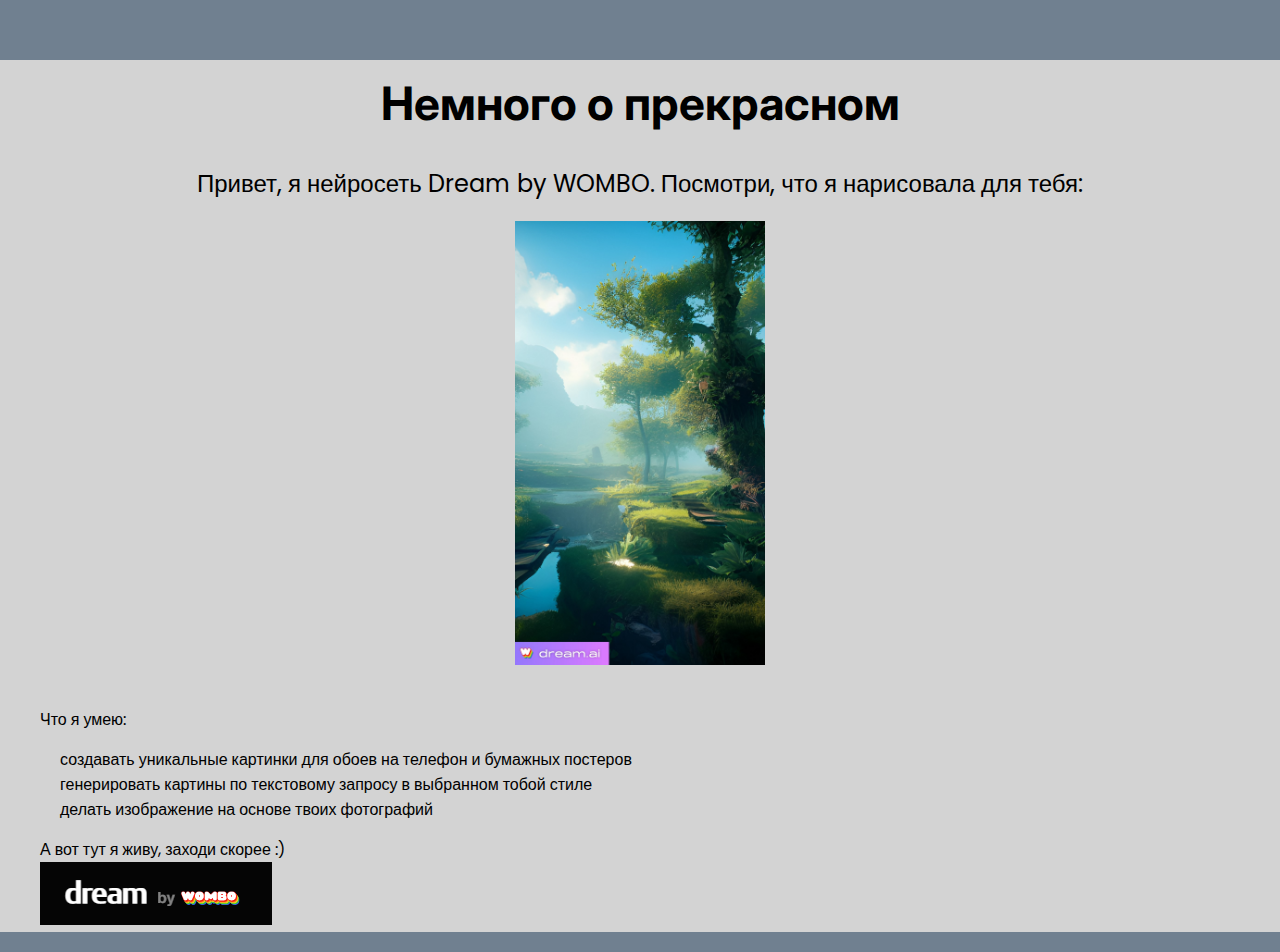
<file: pages/task1.html>
<!doctype html>
<html lang=ru>
<head>
    <meta charset="UTF-8">
    <meta name="viewport"
          content="width=device-width, user-scalable=no, initial-scale=1.0, maximum-scale=1.0, minimum-scale=1.0">
    <meta http-equiv="X-UA-Compatible" content="ie=edge">
    <title>Задание 1</title>
    <link rel="stylesheet" href="../css/reset.css">
    <link rel="preconnect" href="https://fonts.googleapis.com">
    <link rel="preconnect" href="https://fonts.gstatic.com" crossorigin>
    <link href="https://fonts.googleapis.com/css2?family=Inter:wght@400;700&family=Poppins:wght@200;400;700&display=swap" rel="stylesheet">
    <link rel="stylesheet" href="../css/style.css">
</head>
<body>
<header class="header">
</header>

<main>
    <div class="container">
        <h1>Немного о прекрасном</h1>
        <p class="greetings">
            Привет, я нейросеть Dream by WOMBO. Посмотри, что я нарисовала для тебя:
        </p>
        <div class="about_img">
            <img src="../img/about.jpg" alt="красивая картинка">
        </div>
        <h2>
            Что я умею:
        </h2>
        <ul>
            <li>создавать уникальные картинки для обоев на телефон и бумажных постеров</li>
            <li>генерировать картины по текстовому запросу в выбранном тобой стиле</li>
            <li>делать изображение на основе твоих фотографий</li>
        </ul>
        <h3>
            А вот тут я живу, заходи скорее :)
        </h3>
        <a href="https://dream.ai/" target="_blank">
            <img src="../img/logo.png" alt="Логотип">
        </a>
    </div>

</main>
<footer class="footer">
</footer>

</body>
</html>
</file>
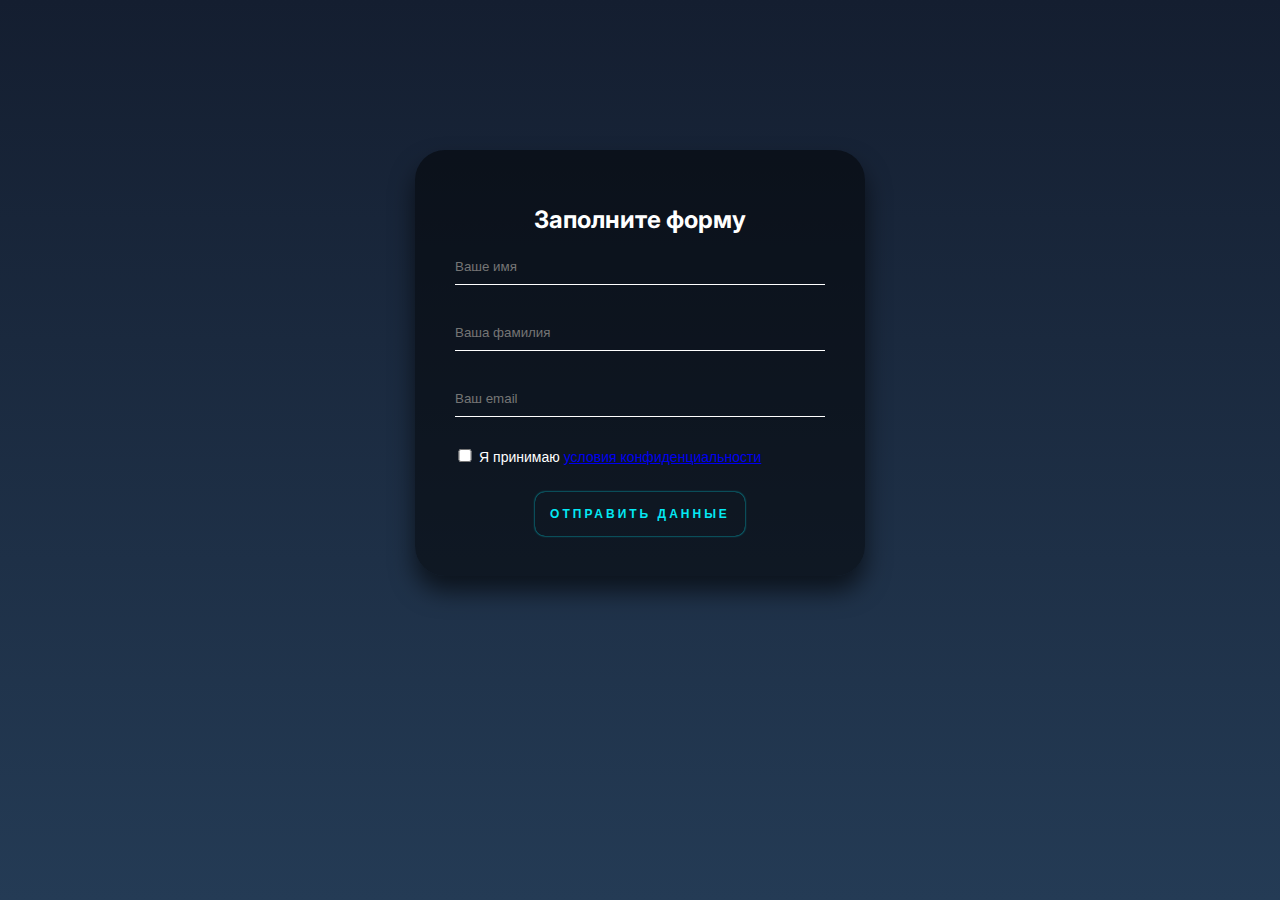
<file: pages/task2.html>
<!doctype html>
<html lang=ru>
<head>
    <meta charset="UTF-8">
    <meta name="viewport"
          content="width=device-width, user-scalable=no, initial-scale=1.0, maximum-scale=1.0, minimum-scale=1.0">
    <meta http-equiv="X-UA-Compatible" content="ie=edge">
    <title>Задание 2</title>
    <link rel="stylesheet" href="../css/reset.css">
    <link rel="preconnect" href="https://fonts.googleapis.com">
    <link rel="preconnect" href="https://fonts.gstatic.com" crossorigin>
    <link href="https://fonts.googleapis.com/css2?family=Inter:wght@400;700&family=Poppins:wght@200;400;700&display=swap" rel="stylesheet">
    <link rel="stylesheet" href="../css/style.css">
</head>
<body>

<main class="main_task2">
    <div class="container">
        <form class="user_box" action="">
            <h2 class="title_form">Заполните форму</h2>
            <input type="text" placeholder="Ваше имя"><br>
            <input type="text" placeholder="Ваша фамилия"><br>
            <input type="email" placeholder="Ваш email"><br>
            <div class="privacy_checkbox">
                <input type="checkbox"> Я принимаю <a href="#">условия конфиденциальности</a>
            </div>
            <button class="btn" type="submit">Отправить данные</button>
        </form>
    </div>
</main>

</body>
</html>
</file>
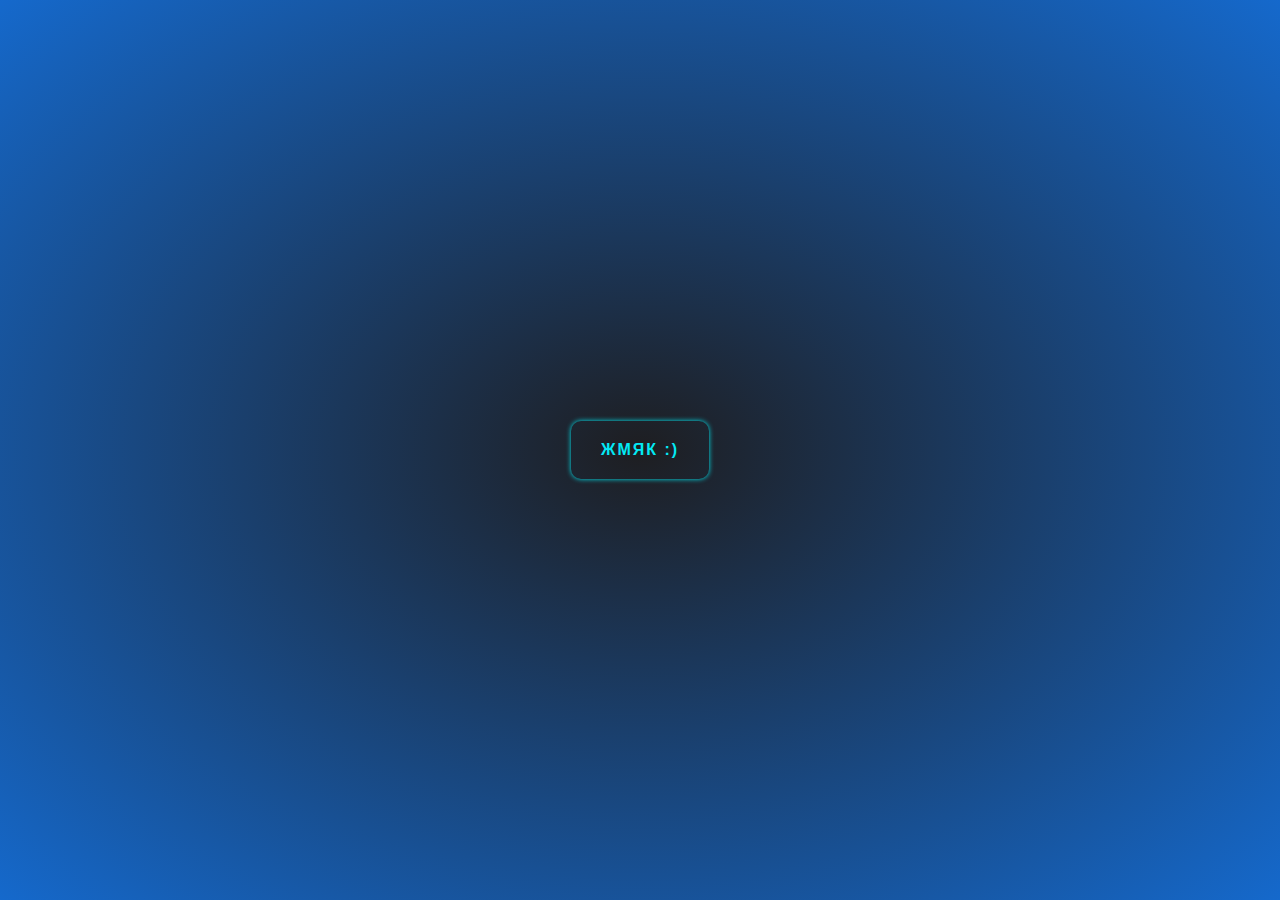
<file: pages/task3.html>
<!doctype html>
<html lang=ru>
<head>
    <meta charset="UTF-8">
    <meta name="viewport"
          content="width=device-width, user-scalable=no, initial-scale=1.0, maximum-scale=1.0, minimum-scale=1.0">
    <meta http-equiv="X-UA-Compatible" content="ie=edge">
    <title>Задание 3</title>
    <link rel="stylesheet" href="../css/reset.css">
    <link rel="preconnect" href="https://fonts.googleapis.com">
    <link rel="preconnect" href="https://fonts.gstatic.com" crossorigin>
    <link href="https://fonts.googleapis.com/css2?family=Inter:wght@400;700&family=Poppins:wght@200;400;700&display=swap" rel="stylesheet">
    <link rel="stylesheet" href="../css/style3.css">
</head>
<body>

<div class="wrapper">
    <a href="#demo-modal">Жмяк :)</a>
</div>

<div id="demo-modal" class="modal">
    <div class="modal__content">
        <h1>Выйти</h1>
        <p>Вы действительно хотите выйти?</p>
        <div class="modal__btn">
            <button type="button">Нет, я передумал</button>
            <button type="button">Здесь тоже нет выхода</button>
        </div>

        <a href="#" class="modal__close">&times;</a>
    </div>
</div>

</body>
</html>
</file>
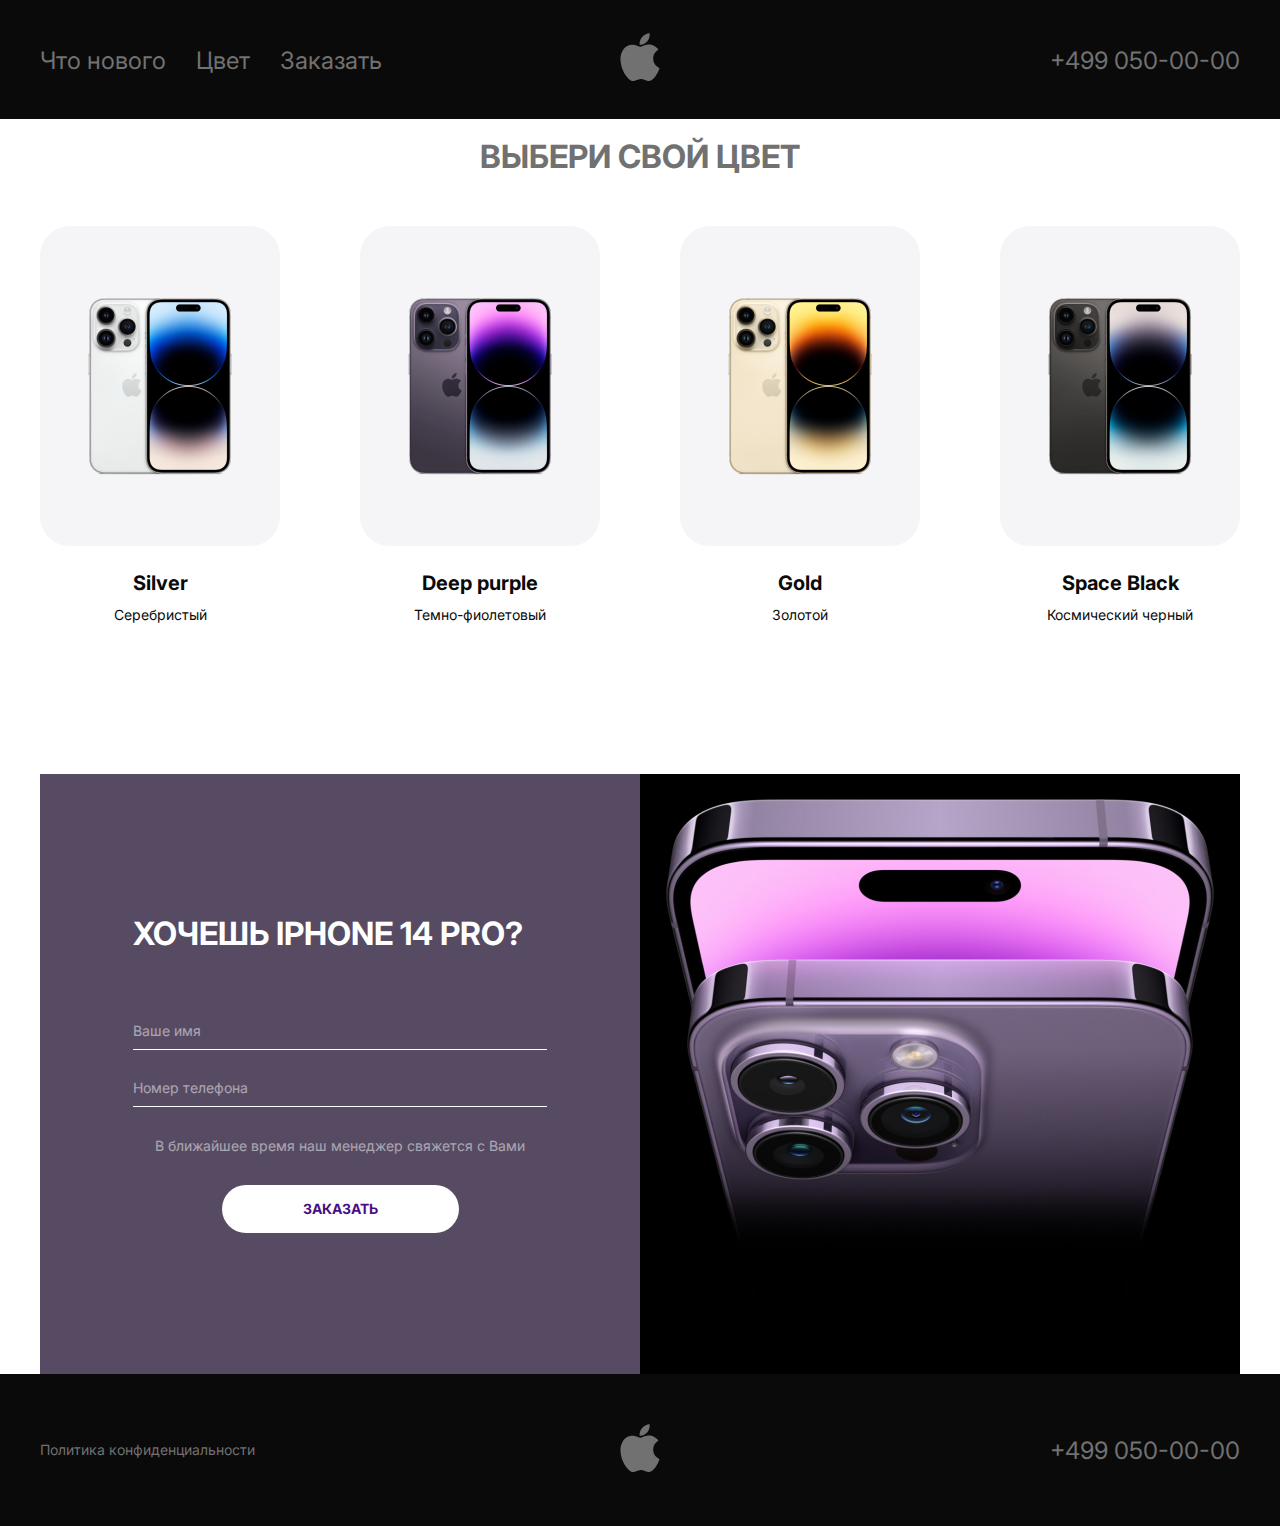
<file: pages/task4.html>
<!DOCTYPE html>
<html lang="ru">
<head>
    <meta charset="UTF-8">
    <meta http-equiv="X-UA-Compatible" content="IE=edge">
    <meta name="viewport" content="width=device-width, initial-scale=1.0">
    <title>Задание 4</title>
    <link rel="preconnect" href="https://fonts.googleapis.com">
    <link rel="preconnect" href="https://fonts.gstatic.com" crossorigin>
    <link href="https://fonts.googleapis.com/css2?family=Inter:wght@400;700&display=swap" rel="stylesheet">
    <link rel="stylesheet" href="../css/normalize.css">
    <link rel="stylesheet" href="../css/style4.css">
</head>
<body>
    <header class="header">
        <div class="container">
            <nav class="nav">
                <button class="menu__btn" type="button">
                    <span class="btn__line"></span>
                    <span class="btn__line"></span>
                    <span class="btn__line"></span>
                    <span class="btn__line"></span>
                </button>
                <ul class="menu">
                    <li class="menu__item">
                        <a href="#" class="menu__link">Что нового</a>
                    </li>
                    <li class="menu__item">
                        <a href="#" class="menu__link">Цвет</a>
                    </li>
                    <li class="menu__item">
                        <a href="#" class="menu__link">Заказать</a>
                    </li>
                </ul>
                <a class="logo">
                    <img class="logo__img" src="../img/logo.svg" alt="Логотип сайта">
                </a>
                <a class="phone" href="tel:4990500000">+499 050-00-00</a>
            </nav>
        </div>
    </header>
    <main class="main">
<!--        <section class="headline">-->
<!--            <div class="container">-->
<!--                <h1 class="title">IPHONE 14 PRO</h1>-->
<!--                <img class="headline__img" src="../img/iphone_14.png" alt="IPHONE 14 PRO">-->
<!--                <a class="headline__btn" href="#">ВЫБРАТЬ</a>-->
<!--            </div>            -->
<!--        </section>-->
<!--        <section class="new">-->
<!--            <div class="container">-->
<!--                <h2 class="new__title">ЧТО НОВОГО</h2>-->
<!--                <div class="new__info">-->
<!--                    <div class="new__text">-->
<!--                        <p>-->
<!--                            Все модели оснащены однокристальной системой A16 Bionic, 48-мегапиксельной основной камерой и экранами ProMotion с защитой Ceramic Shield и частотным диапазоном 1 — 120 Гц, а также ускоренной памятью LPDDR5. Дизайн линейки обновлен, на фронтальной панели смартфонов два выреза.-->
<!--                        </p>-->
<!--                        <p>-->
<!--                            Все iPhone 14 в США будут продаваться без лотка для SIM-карт: производитель заявляет, что улучшенная технология eSIM позволит перенести старые электронные сим-карты на новые смартфоны.-->
<!--                        </p>-->
<!--                        <p>-->
<!--                            Обновлены фронтальная камера (она снабжена автофокусом и быстрее распознает пользователя в условиях недостаточной освещенности) и сенсор основной камеры.-->
<!--                        </p>-->
<!--                        <b>-->
<!--                            iPhone 14 Pro вышел в новом дизайне — без фирменной «челки». Также в ассортименте появился новый цвет. В смартфоне, в отличие от «обычных» 14-х айфонов, установлен процессор A16 Bionic, который может за секунду производить 4 трлн операций с фото.-->
<!--                        </b>-->
<!--                    </div>-->
<!--                    <img class="images__new" src="img/iPhone-14-Pro-Max_news.jpg" alt="iPhone 14 ProMax">-->
<!--                </div>-->
<!--            </div>-->
<!--        </section>-->
        <br>
        <section class="color">
            <div class="container">
                <h2 class="color__title">ВЫБЕРИ СВОЙ ЦВЕТ</h2>
                <ul class="color__list">
                    <li class="color__item">
                        <img src="../img/silver_1.jpg" alt="Серый iphone 14">
                        <h3>Silver</h3>
                        <p>Серебристый</p>
                    </li>
                    <li class="color__item">
                        <img src="../img/purple_2.jpg" alt="Темно-фиолетовый iphone 14">
                        <h3>Deep purple</h3>
                        <p>Темно-фиолетовый</p>
                    </li>
                    <li class="color__item">
                        <img src="../img/gold_3.jpg" alt="Золотой iphone 14">
                        <h3>Gold</h3>
                        <p>Золотой</p>
                    </li>
                    <li class="color__item">
                        <img src="../img/black_4.jpg" alt="Космический черный iphone 14">
                        <h3>Space Black</h3>
                        <p>Космический черный</p>
                    </li>
                </ul>
            </div>
        </section>
        <section class="contacts">
            <div class="container">
                <div class="contacts__inner">
                    <form class="contacts__form" action="#">
                        <h2 class="contacts__title">ХОЧЕШЬ IPHONE 14 PRO?</h2>
                        <label>
                            <input class="contacts__input" type="text" placeholder="Ваше имя">
                        </label>
                        <label>
                            <input class="contacts__input" type="tel" placeholder="Номер телефона">
                        </label>
                        <p>В ближайшее время наш менеджер свяжется с Вами</p>
                        <button type="submit">ЗАКАЗАТЬ</button>

                    </form>
                    <img class="contacts__img" src="../img/iphone14_cont.jpg" alt="iphone 14">
                </div>
            </div>
        </section>
        <footer class="footer">
            <div class="container">
                <div class="footer__inner">
                    <a class="footer__link" href="#">Политика конфиденциальности</a>
                    <a class="logo" href="#">
                        <img class="logo__img" src="../img/logo.svg" alt="Логотип сайта">
                    </a>
                    <a class="phone" href="tel:4990500000">+499 050-00-00</a>
                </div>
            </div>
        </footer>
    </main>
    <script src="../js/main.js"></script>
</body>
</html>
</file>
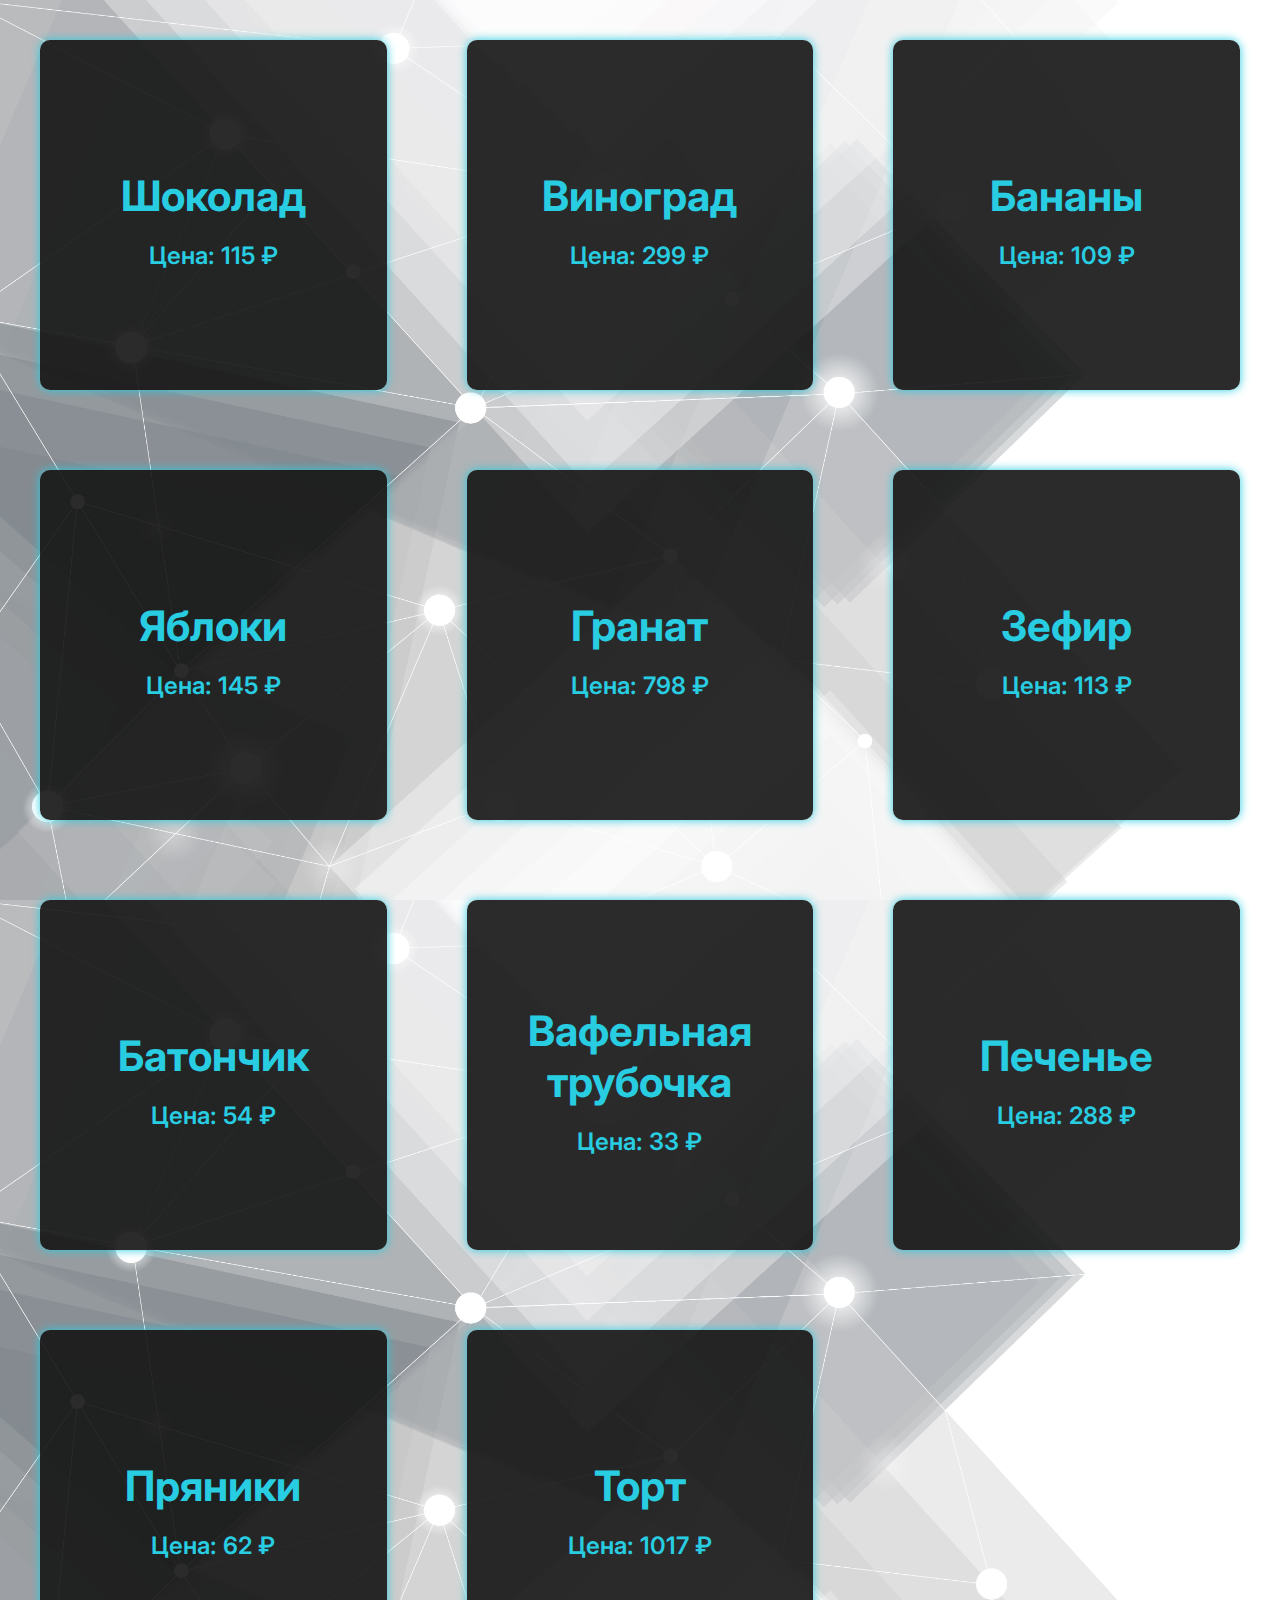
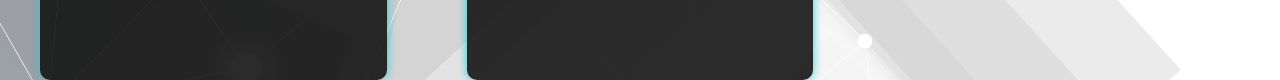
<file: pages/task5.html>
<!DOCTYPE html>
<html lang="ru">
<head>
    <meta charset="UTF-8">
    <meta http-equiv="X-UA-Compatible" content="IE=edge">
    <meta name="viewport" content="width=device-width, initial-scale=1.0">
    <title>Задание 5</title>    
    <link rel="preconnect" href="https://fonts.googleapis.com">
    <link rel="preconnect" href="https://fonts.gstatic.com" crossorigin>
    <link href="https://fonts.googleapis.com/css2?family=Inter:wght@400;700&display=swap" rel="stylesheet">    
    <link rel="stylesheet" href="../css/style5.css">       
</head>
<body>    

<script src="../js/task5.js"></script>    
</body>
</html>
</file>
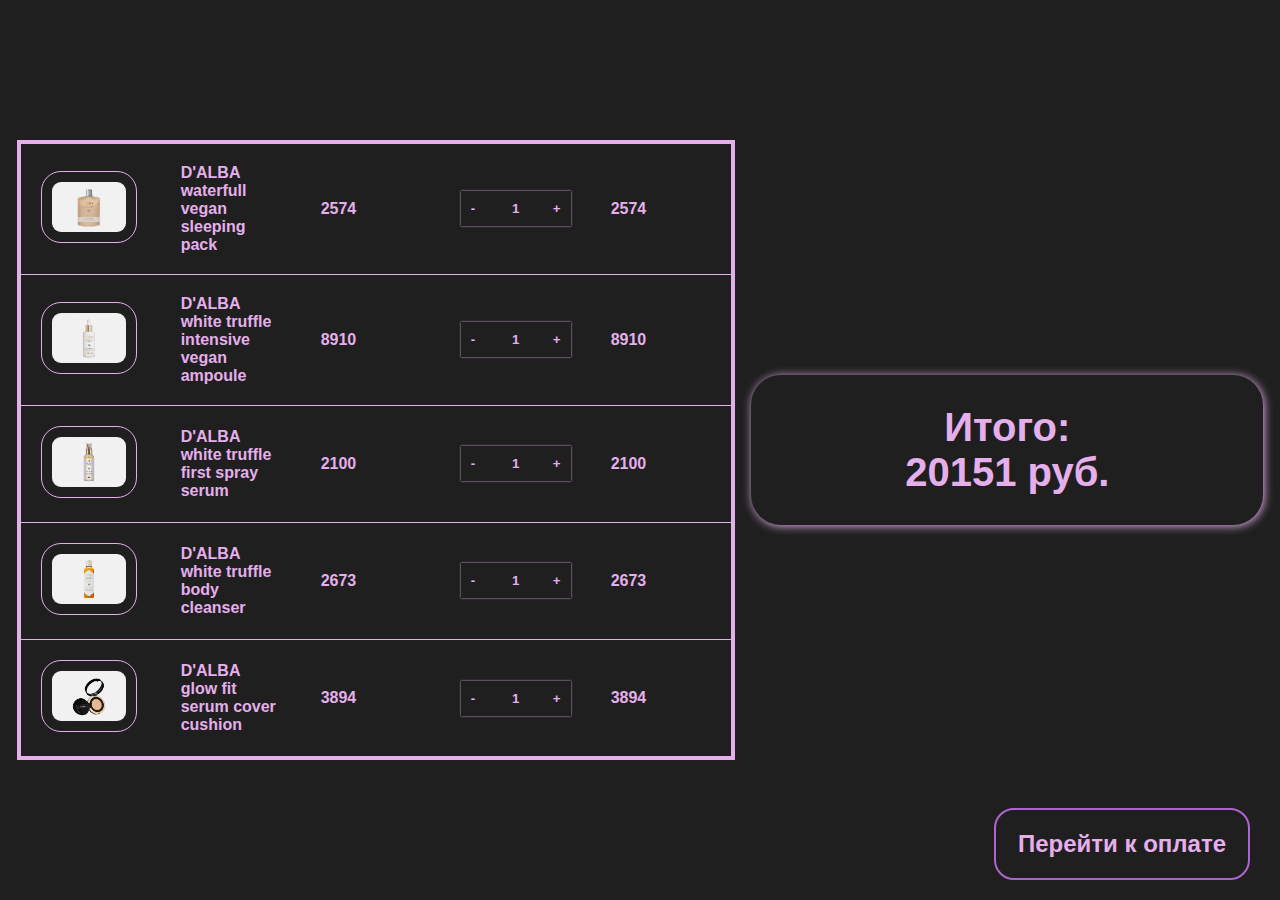
<file: pages/task6.html>
<!DOCTYPE html>
<html lang="ru">
<head>
    <meta charset="UTF-8">
    <meta http-equiv="X-UA-Compatible" content="IE=edge">
    <meta name="viewport" content="width=device-width, initial-scale=1.0">
    <title>Задание 6</title>    
    <link rel="preconnect" href="https://fonts.googleapis.com">
    <link rel="preconnect" href="https://fonts.gstatic.com" crossorigin>
    <link href="https://fonts.googleapis.com/css2?family=Inter:wght@400;700&display=swap" rel="stylesheet">
    <script src="../js/task6.js"></script>        
    <link rel="stylesheet" href="../css/style6.css">       
</head>
<body>
    <section class="res">
        <p>Итого:</p>
        <p id="Sum"></p>
        <button class="pay">Перейти к оплате</button>
    </section>
    <script>
        let table = document.createElement('table');
        table.appendChild(generateBody());
        document.body.append(table);
        sumAll();
    </script>  


</body>
</html>
</file>
<file: css/style.css>
/*font-family: 'Inter', sans-serif;
font-family: 'Poppins', sans-serif;*/

body {
    background-color: #D3D3D3;
    font-family: 'Poppins', sans-serif;
    font-weight: 400;
    color: #000;
}

.task_link {
    display: flex;
    flex-direction: column;
    margin-top: 40px;
}

.task_link a {
    font-family: 'Inter', sans-serif;
    font-weight: 700;
    font-size: 36px;
    text-align: center;
    padding: 15px 10px;
    cursor: pointer;
    margin-bottom: 20px;
    text-decoration: none;
    transition: all .5s;
}

.task_link a:hover {
    color: #7B68EE;
}

.header {
    background-color: #708090;
    height: 60px;
}

.container {
    max-width: 1200px;
    margin: 0 auto;
}

h1 {
    font-family: 'Inter', sans-serif;
    font-weight: 700;
    text-align: center;
    font-size: 46px;
    padding: 15px 0;
    margin-bottom: 10px;
}

.greetings {
    text-align: center;
    font-size: 24px;
    padding: 10px 0;
    margin-bottom: 10px;
}

.about_img {
    margin: 0 auto 20px;
    text-align: center;
}

.about_img img {
    max-width: 250px;
}

h2 {
    margin: 0;
    padding: 15px 0;
}

ul {
    margin-left: 20px;
    margin-bottom: 15px;
}

.footer {
    background-color: #708090;
    height: 20px;
}

.main_task2 {
    background: linear-gradient(#141e30, #243b55);
    height: 100vh;
    padding: 150px 0;
}

.user_box {
    width: 450px;
    margin: 0 auto;
    background: rgba(0,0,0,.5);
    box-shadow: 0 15px 25px rgba(0,0,0,.6);
    color: #fff;
    padding: 40px;
    border-radius: 30px;
}

.title_form {
    font-family: 'Inter', sans-serif;
    font-weight: 700;
    font-size: 24px;
    text-align: center;
}

.user_box input {
    width: 100%;
    padding: 10px 0;
    background: transparent;
    outline: none;
    border: none;
    border-bottom: 1px solid #fff;
    color: #fff;
    margin-bottom: 30px;
}

.privacy_checkbox {
    font-size: 14px;
    font-weight: 300;
}

.privacy_checkbox input {
    width: 20px;
}

.btn {
    font-size: 12px;
    padding: 15px;
    border: none;
    border-radius: 10px;
    text-transform: uppercase;
    color: #03e9f4;
    box-shadow: 0 0 2px #03e9f4;
    letter-spacing: 3px;
    font-weight: 700;
    text-decoration: none;
    outline: none;
    background-color: transparent;
    display: block;
    margin: 0 auto;
    cursor: pointer;
}

.btn:hover {
    color: #fff;
    background-color: #03e9f4;
    box-shadow: 0 0 10px #03e9f4;
    transition: all .5s;
}
</file>
<file: css/style3.css>
/*font-family: 'Inter', sans-serif;
font-family: 'Poppins', sans-serif;*/

.wrapper {
    height: 100vh;
    display: flex;
    align-items: center;
    justify-content: center;
    background: #1E1E21;
    background: -webkit-radial-gradient(center, #1E1E21, #1569CC);
    background: -moz-radial-gradient(center, #1E1E21, #1569CC);
    background: radial-gradient(ellipse at center, #1E1E21, #1569CC)
}

.wrapper a {
    display: block;
    font-size: 16px;
    text-decoration: none;
    padding: 20px 30px;
    background-color: transparent;
    border-radius: 10px;
    text-transform: uppercase;
    color: #03e9f4;
    box-shadow: 0 0 5px #03e9f4;
    letter-spacing: 2px;
    font-weight: 700;
    font-family: 'Roboto', sans-serif;
    cursor: pointer;
}

.wrapper a:hover {
    color: #fff;
    background-color: #03e9f4;
    box-shadow: 0 0 15px #03e9f4;
    transition: all .5s;
}

.modal {
    visibility: hidden;
    opacity: 0;
    position: fixed;
    top: 0;
    right: 0;
    bottom: 0;
    left: 0;
    display: flex;
    align-items: center;
    justify-content: center;
    background: rgba(17, 220, 239, 0.3);
    transition: all .5s;
}

.modal:target {
    visibility: visible;
    opacity: 1;
}

.modal__content {
    border-radius: 10px;
    position: relative;
    padding: 20px;
    width: 30%;
    height: 30%;
    color: #fff;
    font-family: 'Poppins', sans-serif;
    background: rgb(68, 68, 77);
    display: flex;
    flex-direction: column;
    align-items: center;
}

.modal__content h1 {
    font-weight: 700;
    font-size: 36px;
    margin: 10px auto;
}

.modal__content p {
    font-weight: 400;
    font-size: 24px;
    margin: 10px auto;
}

.modal__btn {
    display: flex;
    justify-content: space-around;
}

.modal__btn button {
    padding: 10px;
    width: 70%;
    border-radius: 10px;
    font-size: 14px;
    font-weight: 700;
    background-color: #03e9f4;
    box-shadow: 0 0 5px #03e9f4;
    color: #44444d;
    cursor: pointer;
    margin: 20px;
}

.modal__close {
    position: absolute;
    top: 10px;
    right: 10px;
    color: rgba(122, 239, 223, 0.7);
    text-decoration: none;
    font-size: 28px;
}
</file>
<file: css/style4.css>
body {
    font-family: 'Inter', sans-serif;
    font-size: 14px;
    line-height: 18px;
    font-weight: 400;
    color:#0A0A0A;
}

a {
    text-decoration: none;
    color: inherit;
}

ul {
    margin: 0;
    padding: 0;
    list-style: none;
}

.header {
    background-color: #0A0A0A;
    padding: 33px 0 32px;
    font-size: 24px;
    line-height: 29px;
    color: #717171;
}

.container {
    max-width: 1200px;
    margin: 0 auto;
    padding: 0 15px;
}

.nav {
    display: flex;
    justify-content: space-between;
    align-items: center;
}

.menu {
    display: flex;
    flex-grow: 1;
    flex-basis: 0;
}

.menu__btn {
    display: none;
}

.phone {
    flex-grow: 1;
    flex-basis: 0;
    text-align: right;
    font-size: 24px;
    line-height: 29px;
}

.menu__item {
    padding-right: 30px;
}

.menu__item:last-child {
    padding-right: 0;
}

.headline {
    background-color: #F5F5F7;
    text-align: center;
    padding: 70px 0 40px;
}

.title {
    text-transform: uppercase;
    margin: 0 0 40px;
    color: #490E84;
    font-weight: 700;
    font-size: 64px;
    line-height: 77px;
}

.headline__img {
    margin-bottom: 25px;
}

.headline__btn {
    display: inline-block;
    font-weight: 700;
    font-size: 24px;
    line-height: 29px;
    text-transform: uppercase;
    color: #fff;
    background-color: #490E84;
    padding: 22px 117px 19px;
    border-radius: 30px;
}

.new {
    padding: 90px 0 150px;
}

.new__title,
.color__title {
    margin: 0 0 50px;
    text-transform: uppercase;
    text-align: center;
    color: #717171;
    font-size: 32px;
    line-height: 39px;
    font-weight: 700;
}

.new__info {
    display: flex;
    align-items: center;
}

.new__text p {
    max-width: 560px;
    margin: 0 0 30px;
}

.new__text b {
    max-width: 560px;
    font-size: 20px;
    line-height: 26px;
    display: block;
}

.images__new {
    margin-left: 190px;
}

.color {
    padding-bottom: 150px;
}

.color__list {
    display: flex;
    justify-content: space-between;
    text-align: center;
}

.color__item img {
    margin-bottom: 20px;
}

.color__item h3 {
    font-size: 20px;
    line-height: 26px;
    margin: 0 0 10px;
}

.color__item p {    
    margin: 0;
}

.contacts__inner {
    display: flex;
    background-color: #574B63;
    color: #fff;
}

.contacts__form {
    width: 100%;
    padding: 140px 93px;
    text-align: center;
}

.contacts__title {
    margin: 0 0 60px;
    text-transform: uppercase;
    font-size: 32px;
    line-height: 39px;
    text-align: left;
}

.contacts__input {
    padding: 10px 0;
    border: none;
    border-bottom: 1px solid #fff;
    display: block;
    width: 100%;
    margin-bottom: 20px;
    background-color: #574B63;
}

.contacts__input::placeholder {
    font-family: 'Inter', sans-serif;
    font-weight: 400;
    font-size: 14px;
    line-height: 18px;
    color: #fff;
    opacity: .5;
}

.contacts__form p {
    opacity: .5;
    text-align: center;
    margin: 30px 0;
}

.contacts__form button {
    border: none;
    text-transform: uppercase;
    color: #490E84;
    background-color: #fff;
    border-radius: 30px;
    padding: 16px 81px;
    font-weight: 700;    
    cursor: pointer;
    transition: all .5s;
}

.contacts__form button:hover {
    color: #fff;
    background-color: #490E84;
}

.footer {
    background-color: #0A0A0A;
}

.footer__link {
    flex-basis: 0;
    flex-grow: 1;    
}

.footer__inner {
    color: #717171;
    display: flex;
    align-items: center;
    justify-content: space-between;
    padding: 50px 0;
}



@media (max-width: 1200px) {
    .headline__img {
        max-width: 100%;
    }
    .contacts__inner {
        display: block;
    }
    .contacts__form {
        width: auto;
    }
    .contacts__title {
        text-align: center;
    }
    .contacts__img {
        width: 100%;
    }
    .contacts {
        background-color: #574B63; 
    }    
}

@media (max-width: 1100px) {
    .color__list {
        flex-wrap: wrap;
    }    
    .color__item {
        width: 50%;
        margin-bottom: 30px;
    }
}

@media (max-width: 940px) {
    .menu__btn {
        display: inline-block;
        width: 50px;
        height: 50px;
        background-color: transparent;
        order: 1;
        border: none;
        cursor: pointer;
        position: relative;
        z-index: 1;
    }
    .logo,
    .phone {
        position: relative;
        z-index: 1;
    }
    .btn__line {
        position: absolute;
        left: 0;
        width: 100%;
        background-color: #fff;
        height: 2px;
        transition: .3s ease;
    }
    .btn__line:nth-child(1) {
        top: 0;
    }
    .btn__line:nth-child(2) {
        top: 20px;
    }
    .btn__line:nth-child(3) {
        top: 20px;
    }
    .btn__line:nth-child(4) {
        top: 40px;
    }
    .menu__open .btn__line:nth-child(1) {
        transform: scaleX(0);
    }
    .menu__open .btn__line:nth-child(2) {
        transform: rotate(45deg);
    }
    .menu__open .btn__line:nth-child(3) {
        transform: rotate(-45deg);
    }
    .menu__open .btn__line:nth-child(4) {
        transform: scaleX(0);
    }
    .menu {
        position: absolute;
        left: 0;
        top: 0;
        bottom: 0;
        right: 0;
        background-color: #0A0A0A;
        display: flex;
        justify-content: center;
        align-items: center;
        flex-direction: column;
        transform: translateY(-100%);
        transition: .3s ease;
    }
    .menu__open .menu {
        transform: translateY(0%);
    }
    .menu__item {
        padding: 50px 0;
        font-size: 56px;
    }
    .images__new {
        display: none;
    }
    .new__text p,
    .new__text b {
        max-width: 100%;
    }
    .phone {
        text-align: center;
    }    
}

@media (max-width: 768px) {
    .headline,
    .new {
        padding: 50px 0;
    }
    .color {
        padding-bottom: 50px;
    }
    .contacts__form {
        padding: 50px 70px;
    } 
}

@media (max-width: 640px) {
    .footer__inner {
        padding: 20px 0;
        flex-direction: column;
    }
    .footer__inner .logo {
        margin: 15px 0;
    }

}

@media (max-width: 560px) {
    .title {
        font-size: 34px;
        line-height: 42px;
    }
    .new__title, 
    .color__title,
    .contacts__title {
        font-size: 28px;
        line-height: 32px;
    }
    .headline__btn {
        font-size: 18px;
        line-height: 22px;
        padding: 16px 90px;
    }
    .color__item,
    .color__item img {
        width: 100%;        
    }
    .contacts__form {
        padding: 50px 30px;
    } 
}

@media (max-width: 420px) {
    .nav {
        flex-wrap: wrap;
    }
    .phone {
        flex-basis: auto;
        margin-top: 50px;
        order: 2;
        width: 100%;
    }
    .menu__item {
        font-size: 32px;
    }
}

@media (max-width: 375px) {
    .contacts__form {
        padding: 50px 10px;
    }
}
</file>
<file: css/style5.css>
* {
    margin: 0;
    padding: 0;
    box-sizing: border-box;
}

body {
    font-family: 'Inter', sans-serif;
    height: 100vh;    
    background-image: url(../img/task5_bg.jpg);
    background-position: center;
    background-size: cover;
    
    display: grid;
    grid-template-columns: repeat(3, 1fr);       
}


div {
    max-width: 400px;
    min-height: 350px;
    margin: 40px;
    padding: 40px;
    background-color: rgba(20, 20, 20, 0.9);
    box-shadow: 0 0 10px;    
    color: #28cde2;
    border-radius: 10px;
    display: flex;
    flex-direction: column;
    justify-content: center;
    align-items: center;
    text-align: center;
}

h2 {
    font-size: 42px;
    font-weight: 700;
    padding: 10px;
    margin-bottom: 10px;
}

p {
    font-size: 24px;
    font-weight: 600;
}

.cgw-text-selection-popup {
    display: none;
}

.ai-modal-container {
    display: none;
}
</file>
<file: css/style6.css>
:root {
    --color-main: #e5afec;
    --color-bg-main: #1F1F1F;
}


* {
    margin: 0;
    padding: 0;
    font-family: Verdana, Geneva, Tahoma, sans-serif;
    font-weight: 900;
    color: var(--color-main);
    background-color: var(--color-bg-main);
}

body {
    min-height: 100vh;
    display: flex;
    align-items: center;
    justify-content: space-evenly;
    flex-direction: row-reverse;
}


table {
    border: 4px solid var(--color-main);
    border-collapse: collapse;    
}

td {
    padding: 20px;
    border-bottom: 1px solid var(--color-main);
    width: 100px;

}

.res {
    width: 40vw;
    padding: 30px;
    border-radius: 30px;
    box-shadow: 1px 1px 10px var(--color-main);
    box-sizing: border-box;
    text-align: center;

}


p {
    font-size: 40px;
}


img {
    width: 74px;
    padding: 10px;
    border-radius: 20px;
    border: 1px solid var(--color-main);
}

input[type="number"] {
    outline: none;
    border: none;
    box-shadow: 0px 0px 2px var(--color-main);
    width: 50px;
    padding: 10px 30px;
    text-align: center;
}

input[type="number"]::-webkit-outer-spin-button,
input[type="number"]::-webkit-inner-spin-button {
    -webkit-appearance: none;
}

input[type='number'],
input[type="number"]:hover,
input[type="number"]:focus {
    appearance: none;
    -moz-appearance: textfield;
}


.relative{
    position: relative;
}

.absoulute{
    position: absolute;
}

button{
    outline: none;
    border: none;
}


.minus, .plus{
    z-index: 10;
    padding: 10px 10px;
    cursor: pointer;
}

.plus{
    right: 20px;
}

.pay{
    width: 20vw;
    padding: 20px;
    font-size: 24px;
    position: absolute;
    border-radius: 20px;
    border: 2px solid #ae64d1;
    right: 30px;
    bottom: 20px;
    cursor: pointer;
}
</file>
